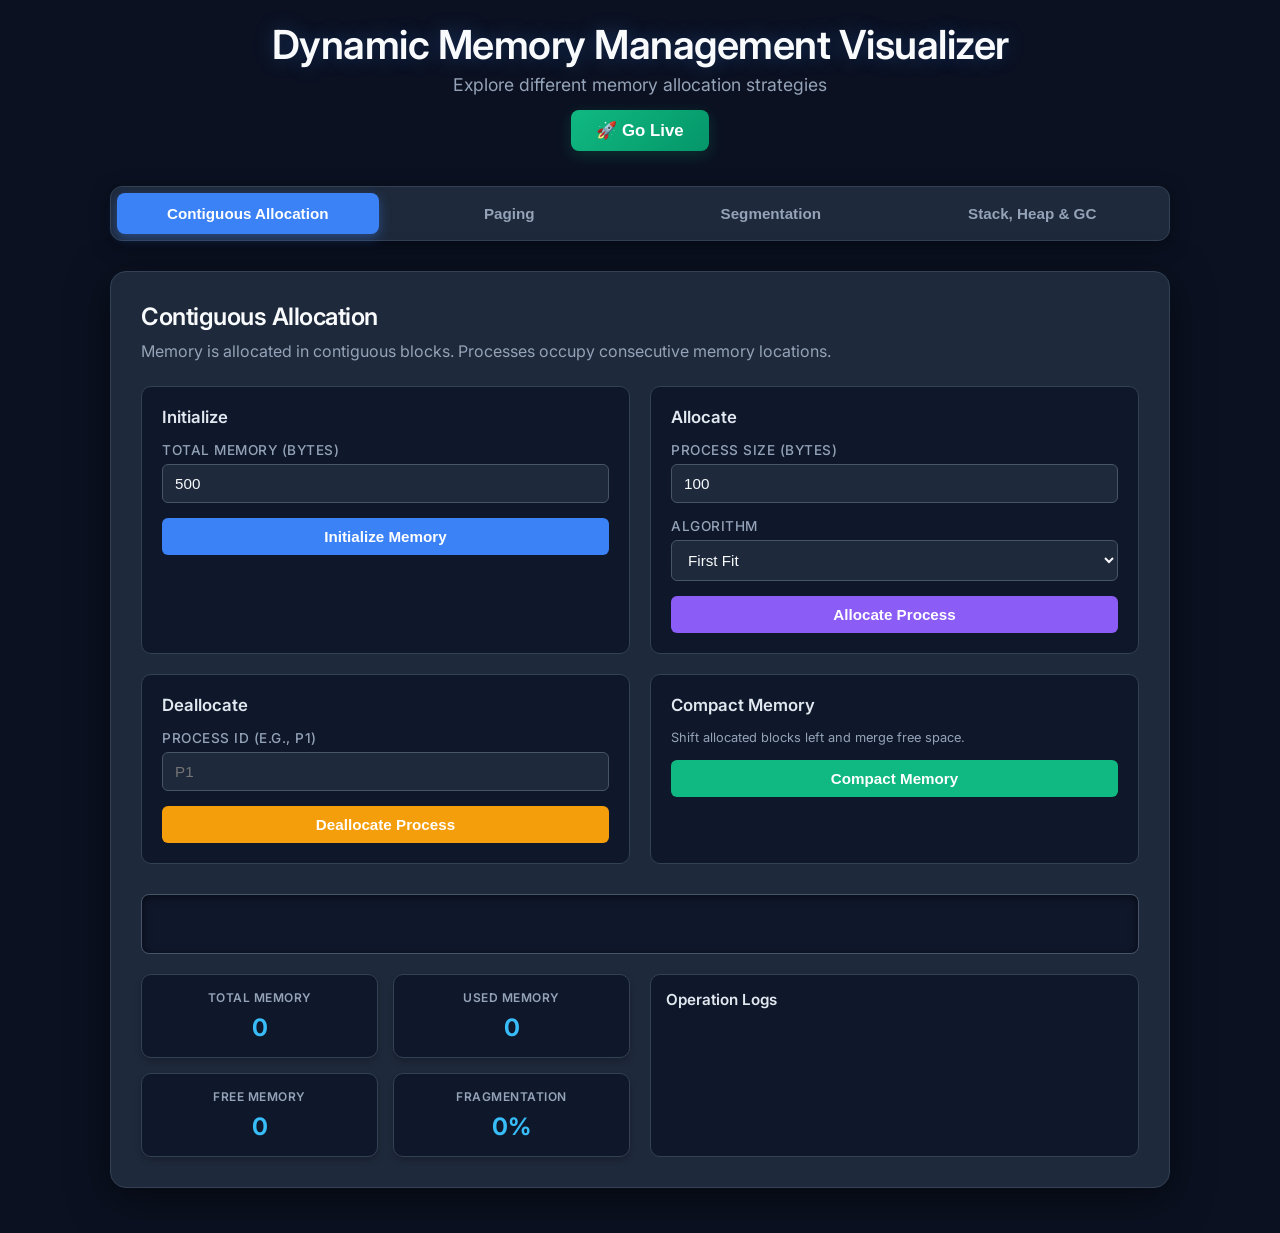
<file: main.html>
<!DOCTYPE html>
<html lang="en">
<head>
    <meta charset="UTF-8">
    <meta name="viewport" content="width=device-width, initial-scale=1.0">
    <title>Dynamic Memory Management Visualizer</title>
    <style>
        /* =========================================================
           DARK MODE DASHBOARD THEME
           ========================================================= */
        @import url('https://fonts.googleapis.com/css2?family=Inter:wght@300;400;500;600;700&display=swap');

        * { margin: 0; padding: 0; box-sizing: border-box; }
        
        body { 
            font-family: 'Inter', 'Segoe UI', Tahoma, Geneva, Verdana, sans-serif; 
            background-color: #0b1121; /* Deep navy background from reference */
            min-height: 100vh; 
            color: #e2e8f0; /* Light slate text */
        }
        
        .container { max-width: 1100px; margin: 0 auto; padding: 20px; }
        
        /* Scrollbar Styling for a pro feel */
        ::-webkit-scrollbar { width: 8px; height: 8px; }
        ::-webkit-scrollbar-track { background: #0f172a; }
        ::-webkit-scrollbar-thumb { background: #334155; border-radius: 4px; }
        ::-webkit-scrollbar-thumb:hover { background: #475569; }
        
        /* Header */
        header { text-align: center; margin-bottom: 35px; }
        h1 { color: #f8fafc; font-size: 2.5rem; font-weight: 600; letter-spacing: -0.5px; margin-bottom: 5px; text-shadow: 0 0 20px rgba(59, 130, 246, 0.3); }
        .subtitle { color: #94a3b8; font-size: 1.1rem; font-weight: 400; }
        
        /* Navigation Tabs */
        .nav-tabs { display: flex; justify-content: center; margin-bottom: 30px; background: #1e293b; border: 1px solid #334155; border-radius: 12px; padding: 6px; box-shadow: 0 4px 20px rgba(0,0,0,0.4); }
        .nav-tab { flex: 1; padding: 12px 20px; text-align: center; background: transparent; border: none; color: #94a3b8; font-size: 0.95rem; font-weight: 600; cursor: pointer; border-radius: 8px; transition: all 0.3s ease; }
        .nav-tab:hover { color: #f8fafc; background: rgba(255,255,255,0.05); }
        .nav-tab.active { background: #3b82f6; color: #ffffff; box-shadow: 0 4px 12px rgba(59, 130, 246, 0.4); }
        
        /* Content Sections & Cards */
        .content-section { display: none; background: #1e293b; border: 1px solid #334155; border-radius: 16px; padding: 30px; box-shadow: 0 10px 40px rgba(0,0,0,0.5); min-height: 400px; margin-bottom: 25px; }
        .content-section.active { display: block; animation: fadeIn 0.4s ease; }
        .card { background: #1e293b; border: 1px solid #334155; border-radius: 12px; padding: 20px; margin-bottom: 20px; box-shadow: 0 4px 15px rgba(0,0,0,0.2); }
        
        @keyframes fadeIn { from { opacity: 0; transform: translateY(10px); } to { opacity: 1; transform: translateY(0); } }
        
        /* Typography */
        h2 { margin-bottom: 10px; color: #f8fafc; font-weight: 600; letter-spacing: -0.5px; }
        .section-description { color: #94a3b8; margin-bottom: 25px; }
        h3 { margin: 0 0 15px 0; font-size: 1.05rem; color: #e2e8f0; font-weight: 600; }
        
        /* Inputs & Controls */
        .contiguous-controls { display: grid; grid-template-columns: 1fr 1fr; grid-template-rows: auto auto; gap: 20px; margin-bottom: 30px; }
        .control-group { background: #0f172a; border-radius: 10px; padding: 20px; border: 1px solid #334155; }
        label { display: block; margin-bottom: 6px; font-weight: 500; color: #94a3b8; font-size: 0.85rem; text-transform: uppercase; letter-spacing: 0.5px; }
        
        input, select { width: 100%; padding: 10px 12px; background: #1e293b; border: 1px solid #475569; border-radius: 6px; font-size: 0.95rem; color: #f8fafc; transition: all 0.2s; margin-bottom: 15px; }
        input:focus, select:focus { outline: none; border-color: #3b82f6; box-shadow: 0 0 0 3px rgba(59, 130, 246, 0.2); }
        
        /* Buttons */
        button { background: #3b82f6; color: white; border: none; cursor: pointer; font-weight: 600; border-radius: 6px; padding: 10px; transition: all 0.2s ease; width: 100%; font-size: 0.95rem;}
        button:hover { background: #2563eb; transform: translateY(-1px); box-shadow: 0 4px 12px rgba(59, 130, 246, 0.3); }
        button:active { transform: translateY(0); }
        
        /* Go Live Button */
        .live-btn { background: linear-gradient(135deg, #10b981, #059669); border-radius: 8px; }
        .live-btn:hover { box-shadow: 0 4px 15px rgba(16, 185, 129, 0.4); }
        
        /* Memory Bar (Contiguous) */
        #memory-bar { display: flex; height: 60px; border: 1px solid #475569; border-radius: 8px; margin-bottom: 20px; background: #0f172a; overflow: hidden; box-shadow: inset 0 2px 10px rgba(0,0,0,0.5); }
        .memory-block { display: flex; align-items: center; justify-content: center; color: white; font-weight: 600; font-size: 11px; text-align: center; transition: all 0.3s ease; border-right: 1px solid rgba(0,0,0,0.3); }
        .memory-block:hover { filter: brightness(1.2); cursor: default; }

        /* Stats & Logs */
        .stats-logs-container { display: grid; grid-template-columns: 1fr 1fr; gap: 20px; }
        .stats-container { display: grid; grid-template-columns: 1fr 1fr; gap: 15px; }
        .stat-card { background: #0f172a; border: 1px solid #334155; border-radius: 10px; padding: 15px; text-align: center; box-shadow: 0 4px 6px rgba(0,0,0,0.2); }
        .stat-label { font-size: 0.75rem; color: #94a3b8; font-weight: 600; text-transform: uppercase; margin-bottom: 8px; letter-spacing: 0.5px;}
        .stat-value { font-size: 1.5rem; color: #38bdf8; font-weight: 700; }
        
        .logs-container { background: #0f172a; border: 1px solid #334155; border-radius: 10px; padding: 15px; max-height: 200px; overflow-y: auto; }
        .logs-title { font-weight: 600; margin-bottom: 12px; color: #e2e8f0; font-size: 0.95rem; }
        .log-entry { font-size: 0.85rem; color: #cbd5e1; padding: 6px 0; border-bottom: 1px solid #1e293b; }
        .log-entry:last-child { border-bottom: none; }
        
        /* Paging Specifics */
        .paging-controls { display: grid; grid-template-columns: repeat(3, 1fr); gap: 20px; margin-bottom: 30px; }
        .mode-selector { display: flex; gap: 10px; margin-bottom: 15px; }
        .mode-btn { background: #1e293b; border: 1px solid #475569; color: #94a3b8; }
        .mode-btn.active { background: #3b82f6; border-color: #3b82f6; color: white; }
        
        .paging-visualization { display: flex; justify-content: center; margin-bottom: 25px; gap: 8px;}
        .frame-box { width: 60px; height: 60px; border: 2px solid #475569; border-radius: 8px; display: flex; align-items: center; justify-content: center; font-weight: bold; font-size: 18px; background: #0f172a; color: #f8fafc; transition: all 0.3s cubic-bezier(0.4, 0, 0.2, 1); box-shadow: 0 4px 6px rgba(0,0,0,0.3); }
        .frame-box.hit { background: rgba(16, 185, 129, 0.15); border-color: #10b981; color: #10b981; box-shadow: 0 0 15px rgba(16, 185, 129, 0.3); }
        .frame-box.fault { background: rgba(239, 68, 68, 0.15); border-color: #ef4444; color: #ef4444; box-shadow: 0 0 15px rgba(239, 68, 68, 0.3); }
        .frame-box.update { transform: scale(1.15); }
        
        .paging-stats { display: flex; justify-content: center; gap: 50px; margin-bottom: 20px; background: #0f172a; padding: 20px; border-radius: 10px; border: 1px solid #334155;}
        .stat-item { text-align: center; }
        
        .paging-algorithm { text-align: center; margin-bottom: 10px; padding: 8px; border-radius: 6px; background: rgba(59, 130, 246, 0.1); color: #60a5fa; font-weight: 600; font-size: 0.9rem; border: 1px solid rgba(59, 130, 246, 0.2); }
        .paging-note { text-align: center; margin-bottom: 10px; padding: 6px; border-radius: 6px; background: rgba(245, 158, 11, 0.1); color: #fbbf24; font-size: 0.85rem; border: 1px solid rgba(245, 158, 11, 0.2); }
        
        /* Tables (Paging & Segmentation) */
        .paging-table-container, .page-table-container, .segment-table-container { overflow-x: auto; border-radius: 10px; border: 1px solid #334155; }
        table { width: 100%; border-collapse: collapse; font-size: 0.9rem; background: #0f172a; text-align: center;}
        th, td { padding: 12px 10px; border-bottom: 1px solid #1e293b; border-right: 1px solid #1e293b; }
        th { background: #1e293b; font-weight: 600; color: #cbd5e1; text-transform: uppercase; font-size: 0.8rem; letter-spacing: 0.5px;}
        td { color: #94a3b8; }
        
        .paging-table .fault { background: rgba(239, 68, 68, 0.1); color: #f87171; font-weight: 600; }
        .paging-table .hit { background: rgba(16, 185, 129, 0.1); color: #34d399; font-weight: 600; }
        .paging-table tr.new-row { background: rgba(59, 130, 246, 0.05); }
        .disk-access { background: rgba(245, 158, 11, 0.05) !important; border-left: 3px solid #f59e0b; }
        .disk-access::after { content: " 💾 Disk Access"; font-size: 11px; color: #fbbf24; font-weight: normal; margin-left: 5px; }
        .flash { animation: flashRed 0.4s; }
        @keyframes flashRed { 0% { background: rgba(239, 68, 68, 0.2); } 100% { background: transparent; } }

        /* Memory Sequences */
        .memory-section { background: #0f172a; border-radius: 10px; padding: 20px; margin-bottom: 20px; border: 1px solid #334155; }
        .memory-section h4 { color: #e2e8f0; font-size: 1rem; margin-bottom: 15px;}
        .memory-sequence { display: flex; flex-wrap: wrap; gap: 10px; min-height: 50px; }
        .memory-page { width: 40px; height: 40px; border: 1px solid #3b82f6; border-radius: 6px; display: flex; align-items: center; justify-content: center; font-weight: bold; font-size: 14px; background: rgba(59, 130, 246, 0.1); color: #60a5fa; }
        .memory-frame { width: 45px; height: 45px; border: 1px solid #475569; border-radius: 8px; display: flex; align-items: center; justify-content: center; font-weight: bold; font-size: 15px; background: #1e293b; color: #f8fafc; }
        
        .page-table .page-number { color: #60a5fa; font-weight: 600;}
        .page-table .frame-index { color: #34d399; font-weight: 600;}
        
        /* Segmentation Specifics */
        .segmentation-controls { display: grid; grid-template-columns: 1fr 1fr; gap: 20px; margin-bottom: 30px; }
        .segment-input-group { display: flex; gap: 10px; align-items: center; margin-bottom: 10px;}
        .segment-input-group label { margin-bottom: 0; min-width: 130px; }
        
        .segment-visualization { display: flex; margin-bottom: 20px; border: 1px solid #475569; border-radius: 8px; background: #0f172a; min-height: 80px; overflow: hidden; box-shadow: inset 0 2px 10px rgba(0,0,0,0.5);}
        .segment-block { display: flex; align-items: center; justify-content: center; color: white; font-weight: 600; font-size: 12px; position: relative; border-right: 1px solid rgba(0,0,0,0.2);}
        .segment-block::after { content: attr(data-info); position: absolute; bottom: 4px; left: 50%; transform: translateX(-50%); font-size: 9px; font-weight: 400; opacity: 0.8;}
        
        /* Result Boxes */
        .result-box { margin-top: 15px; padding: 15px; border-radius: 8px; font-weight: 500; font-size: 0.95rem; display: none; border: 1px solid transparent; }
        .result-box.success { background: rgba(16, 185, 129, 0.1); color: #34d399; border-color: rgba(16, 185, 129, 0.3); }
        .result-box.error { background: rgba(239, 68, 68, 0.1); color: #f87171; border-color: rgba(239, 68, 68, 0.3); }
        
        /* Toasts */
        .toast { position: fixed; top: 20px; right: 20px; background: #1e293b; color: white; padding: 15px 25px; border-radius: 8px; z-index: 1000; font-size: 0.95rem; font-weight: 500; box-shadow: 0 10px 25px rgba(0,0,0,0.5); border-left: 4px solid transparent; transition: all 0.3s cubic-bezier(0.4, 0, 0.2, 1); }
        .toast.hidden { transform: translateX(120%); opacity: 0; }
        .toast.success { border-left-color: #10b981; }
        .toast.error { border-left-color: #ef4444; }
        .toast.info { border-left-color: #3b82f6; }

        /* ========================================= */
        /* STACK, HEAP & GC STYLES (Modernized)      */
        /* ========================================= */
        .memory-split { display: flex; gap: 25px; margin-top: 20px; }
        .memory-col { flex: 1; background: #0f172a; border-radius: 12px; padding: 25px; border: 1px solid #334155; box-shadow: inset 0 2px 10px rgba(0,0,0,0.2);}
        
        /* The Stack Tube */
        .stack-container { width: 85%; margin: 0 auto; min-height: 300px; border-left: 3px solid #475569; border-right: 3px solid #475569; border-bottom: 3px solid #475569; border-radius: 0 0 12px 12px; display: flex; flex-direction: column-reverse; padding: 15px; gap: 10px; background: #1e293b; box-shadow: inset 0 -10px 20px rgba(0,0,0,0.3); }
        .stack-frame { background: rgba(59, 130, 246, 0.1); border: 1px solid #3b82f6; padding: 12px; text-align: center; font-weight: 600; color: #93c5fd; border-radius: 8px; animation: dropIn 0.3s cubic-bezier(0.175, 0.885, 0.32, 1.275); box-shadow: 0 4px 6px rgba(0,0,0,0.2);}
        
        /* The Heap Grid */
        .heap-container { display: flex; flex-wrap: wrap; gap: 15px; min-height: 300px; align-content: flex-start; padding: 20px; background: #1e293b; border: 2px dashed #475569; border-radius: 12px; box-shadow: inset 0 0 20px rgba(0,0,0,0.2);}
        .heap-object { width: calc(33.333% - 10px); height: 75px; background: rgba(236, 72, 153, 0.1); border: 1px solid #ec4899; border-radius: 10px; display: flex; align-items: center; justify-content: center; font-size: 0.95rem; font-weight: 700; color: #f472b6; text-align: center; flex-direction: column; transition: all 0.4s ease; animation: popIn 0.3s cubic-bezier(0.175, 0.885, 0.32, 1.275); box-shadow: 0 4px 6px rgba(0,0,0,0.2);}
        .heap-object span { font-size: 0.7rem; font-weight: 500; color: #94a3b8; margin-top: 4px; }
        
        /* GC Animations */
        .heap-object.orphaned { background: rgba(239, 68, 68, 0.15); border-color: #ef4444; color: #f87171; box-shadow: 0 0 15px rgba(239, 68, 68, 0.4); transform: scale(0.95);}
        .heap-object.safe { background: rgba(16, 185, 129, 0.15); border-color: #10b981; color: #6ee7b7; box-shadow: 0 0 15px rgba(16, 185, 129, 0.3); }
        
        @keyframes dropIn { from { opacity: 0; transform: translateY(-40px); } to { opacity: 1; transform: translateY(0); } }
        @keyframes popIn { from { opacity: 0; transform: scale(0.3); } to { opacity: 1; transform: scale(1); } }
    </style>
</head>
<body>
    <div class="container">
        <div id="toast" class="toast hidden"></div>
        <header style="display: flex; flex-direction: column; align-items: center; gap: 15px; margin-bottom: 35px;">
            <div style="text-align: center;">
                <h1 style="margin-bottom: 5px;">Dynamic Memory Management Visualizer</h1>
                <p class="subtitle">Explore different memory allocation strategies</p>
            </div>
            <button onclick="goLive()" class="live-btn" style="padding: 10px 25px; font-size: 1.05rem; width: auto; box-shadow: 0 4px 15px rgba(16, 185, 129, 0.2);">🚀 Go Live</button>
        </header>
        
        <nav class="nav-tabs">
            <button class="nav-tab active" data-section="contiguous">Contiguous Allocation</button>
            <button class="nav-tab" data-section="paging">Paging</button>
            <button class="nav-tab" data-section="segmentation">Segmentation</button>
            <button class="nav-tab" data-section="stackheap">Stack, Heap & GC</button>
        </nav>
        
        <div id="contiguous-section" class="content-section active">
            <div class="section-header">
                <h2 class="section-title">Contiguous Allocation</h2>
                <p class="section-description">Memory is allocated in contiguous blocks. Processes occupy consecutive memory locations.</p>
            </div>
            
            <div class="contiguous-controls">
                <div class="control-group">
                    <h3>Initialize</h3>
                    <label for="total-memory">Total Memory (bytes)</label>
                    <input id="total-memory" type="number" min="1" value="500" />
                    <button id="initialize-btn">Initialize Memory</button>
                </div>
                
                <div class="control-group">
                    <h3>Allocate</h3>
                    <label for="process-size">Process Size (bytes)</label>
                    <input id="process-size" type="number" min="1" value="100" />
                    <label for="algorithm">Algorithm</label>
                    <select id="algorithm">
                        <option value="first_fit">First Fit</option>
                        <option value="best_fit">Best Fit</option>
                        <option value="worst_fit">Worst Fit</option>
                    </select>
                    <button id="allocate-btn" style="background: #8b5cf6;">Allocate Process</button>
                </div>
                
                <div class="control-group">
                    <h3>Deallocate</h3>
                    <label for="process-id">Process ID (e.g., P1)</label>
                    <input id="process-id" type="text" placeholder="P1" />
                    <button id="deallocate-btn" style="background: #f59e0b;">Deallocate Process</button>
                </div>
                
                <div class="control-group">
                    <h3>Compact Memory</h3>
                    <p style="font-size: 0.8rem; color: #94a3b8; margin-bottom: 15px;">Shift allocated blocks left and merge free space.</p>
                    <button id="compact-btn" style="background: #10b981;">Compact Memory</button>
                </div>
            </div>
            
            <div id="memory-bar"></div>
            
            <div class="stats-logs-container">
                <div class="stats-container">
                    <div class="stat-card">
                        <div class="stat-label">Total Memory</div>
                        <div class="stat-value" id="stat-total">0</div>
                    </div>
                    <div class="stat-card">
                        <div class="stat-label">Used Memory</div>
                        <div class="stat-value" id="stat-used">0</div>
                    </div>
                    <div class="stat-card">
                        <div class="stat-label">Free Memory</div>
                        <div class="stat-value" id="stat-free">0</div>
                    </div>
                    <div class="stat-card">
                        <div class="stat-label">Fragmentation</div>
                        <div class="stat-value" id="stat-frag">0%</div>
                    </div>
                </div>
                
                <div class="logs-container">
                    <div class="logs-title">Operation Logs</div>
                    <div id="logs-list"></div>
                </div>
            </div>
        </div>
        
        <div id="paging-section" class="content-section">
            <div class="section-header">
                <h2 class="section-title">Paging</h2>
                <p class="section-description">Memory is divided into fixed-size pages. Processes can be allocated non-contiguously.</p>
            </div>
            
            <div class="card">
                <div class="paging-controls">
                    <div class="control-group">
                        <h3>Initialize</h3>
                        <label for="frame-size">Frame Size</label>
                        <input id="frame-size" type="number" min="1" value="4" />
                        <button id="init-paging-btn">Initialize Paging</button>
                    </div>
                    
                    <div class="control-group">
                        <h3>Mode</h3>
                        <div class="mode-selector">
                            <button id="manual-mode-btn" class="mode-btn active">Manual Mode</button>
                            <button id="batch-mode-btn" class="mode-btn">Batch Mode</button>
                        </div>
                        <label for="replacement-algorithm">Algorithm</label>
                        <select id="replacement-algorithm">
                            <option value="fifo">FIFO</option>
                            <option value="lru">LRU</option>
                            <option value="optimal">OPTIMAL</option>
                        </select>
                        <div id="manual-controls">
                            <label for="page-number">Page Number</label>
                            <input id="page-number" type="number" min="0" value="0" />
                            <button id="add-page-btn" style="background: #8b5cf6;">Add Page</button>
                        </div>
                    </div>

                    <div id="batch-section">
                        <div class="control-group">
                            <h3>Batch Sequence</h3>
                            <label for="reference-string">Reference String (comma-separated)</label>
                            <input id="reference-string" type="text" value="1,2,3,4,5,5,6" placeholder="e.g. 1,2,3,4,5,5,6" />
                            <div style="display: flex; gap: 10px; flex-wrap: wrap;">
                                <button id="run-sequence-btn" style="background: #8b5cf6; flex:1;">Run Sequence</button>
                                <button id="load-example-btn" type="button" style="background: #334155; flex:1;">Load Example</button>
                            </div>
                        </div>
                    </div>
                </div>
            </div>
            
            <div class="card">
                <div class="paging-visualization" id="frames-display">
                    </div>
                
                <div class="page-table-container">
                    <h4 style="text-align: center; margin-bottom: 15px; color: #f8fafc;">Page Table</h4>
                    <table class="page-table">
                        <thead>
                            <tr>
                                <th>Page Number</th>
                                <th>Frame Index</th>
                            </tr>
                        </thead>
                        <tbody id="page-table-body">
                            </tbody>
                    </table>
                </div>
                
                <div class="paging-algorithm" id="paging-algorithm" style="margin-top:20px;">Using Algorithm: FIFO</div>
                <div class="paging-note" id="paging-note" style="display: none;">Optimal gives minimum possible page faults</div>
                
                <div class="memory-display">
                    <div class="memory-section">
                        <h4>Virtual Memory (Page Sequence)</h4>
                        <div class="memory-sequence" id="virtual-memory">
                            </div>
                    </div>
                    
                    <div class="memory-section">
                        <h4>Physical Memory (Frames)</h4>
                        <div class="memory-sequence" id="physical-memory">
                            </div>
                    </div>
                    
                    <div class="memory-section">
                        <h4>Disk (Swap Space)</h4>
                        <div class="memory-sequence" id="disk-pages">
                            </div>
                    </div>
                </div>
            </div>
            
            <div class="card">
                <div class="paging-table-container">
                    <table class="paging-table" id="paging-table">
                        <thead>
                            <tr>
                                <th>Step</th>
                                <th>Page</th>
                                <th id="frames-header">Frames</th>
                                <th>Result</th>
                            </tr>
                        </thead>
                        <tbody id="paging-table-body">
                            </tbody>
                    </table>
                </div>
                
                <div class="paging-stats" style="margin-top: 20px;">
                    <div class="stat-item">
                        <div class="stat-label" style="font-size: 0.75rem; color:#94a3b8; text-transform:uppercase;">Total Hits</div>
                        <div class="stat-value" id="hit-count" style="color:#10b981;">0</div>
                    </div>
                    <div class="stat-item">
                        <div class="stat-label" style="font-size: 0.75rem; color:#94a3b8; text-transform:uppercase;">Total Faults</div>
                        <div class="stat-value" id="fault-count" style="color:#ef4444;">0</div>
                    </div>
                    <div class="stat-item">
                        <div class="stat-label" style="font-size: 0.75rem; color:#94a3b8; text-transform:uppercase;">Hit Rate</div>
                        <div class="stat-value" id="hit-rate" style="color:#38bdf8;">0%</div>
                    </div>
                </div>
            </div>
        </div>
        
        <div id="segmentation-section" class="content-section">
            <div class="section-header">
                <h2 class="section-title">Segmentation</h2>
                <p class="section-description">Memory is divided into logical segments. Each segment represents a logical unit of the process.</p>
            </div>
            
            <div class="segmentation-controls">
                <div class="control-group">
                    <h3>Create Segments</h3>
                    <label for="num-segments">Number of Segments</label>
                    <input id="num-segments" type="number" min="1" max="10" value="3" />
                    <div class="segment-inputs" id="segment-inputs">
                        </div>
                    <button id="create-segments-btn" style="background:#10b981; margin-top:10px;">Create Segments</button>
                </div>
                
                <div class="control-group">
                    <h3>Address Translation</h3>
                    <label for="segment-number">Segment Number</label>
                    <input id="segment-number" type="number" min="0" value="0" />
                    <label for="offset">Offset</label>
                    <input id="offset" type="number" min="0" value="0" />
                    <button id="translate-btn" style="background:#8b5cf6;">Translate Address</button>
                    <div id="segmentation-result" class="result-box"></div>
                </div>
            </div>
            
            <div class="segment-table-container">
                <table class="segment-table">
                    <thead>
                        <tr>
                            <th>Segment ID</th>
                            <th>Base Address</th>
                            <th>Limit</th>
                        </tr>
                    </thead>
                    <tbody id="segment-table-body">
                        </tbody>
                </table>
            </div>
            
            <div class="segment-visualization" id="segment-visualization" style="margin-top:20px;">
                </div>
        </div>

        <div id="stackheap-section" class="content-section">
            <div class="section-header">
                <h2 class="section-title">Program Memory (Stack & Heap)</h2>
                <p class="section-description">Visualize how a program uses RAM locally. Simulate Memory Leaks and the Mark & Sweep Garbage Collection algorithm.</p>
            </div>
            
            <div class="contiguous-controls" style="grid-template-columns: 1fr 1fr 1fr;">
                <div class="control-group">
                    <h3>Stack Operations (LIFO)</h3>
                    <button id="btn-call-func" style="margin-bottom: 10px;">Push Function (Call)</button>
                    <button id="btn-pop-func" style="background: #f59e0b; color:#fff;">Pop Function (Return)</button>
                </div>
                <div class="control-group">
                    <h3>Heap Operations</h3>
                    <button id="btn-alloc-obj" style="background: #ec4899; height: 130px;">Allocate Object (malloc/new)</button>
                </div>
                <div class="control-group" style="background: rgba(16, 185, 129, 0.05); border-color: rgba(16, 185, 129, 0.2);">
                    <h3 style="color: #34d399;">Garbage Collection</h3>
                    <p style="font-size: 0.75rem; margin-bottom: 15px; color:#94a3b8;">Finds & deletes orphaned Heap objects.</p>
                    <button id="btn-run-gc" style="background: #10b981;">Run GC (Mark & Sweep)</button>
                </div>
            </div>

            <div class="memory-split">
                <div class="memory-col">
                    <h3>The Stack (Static / Local)</h3>
                    <div class="stack-container" id="visual-stack">
                        </div>
                </div>
                <div class="memory-col">
                    <h3>The Heap (Dynamic / Objects)</h3>
                    <div class="heap-container" id="visual-heap">
                        </div>
                </div>
            </div>
        </div>

    </div>

    <script>
        // Go Live function
        function goLive() {
            window.location.href = "/live";
        }

        // Navigation functionality
        document.addEventListener('DOMContentLoaded', function() {
            const navTabs = document.querySelectorAll('.nav-tab');
            const sections = document.querySelectorAll('.content-section');
            
            navTabs.forEach(tab => {
                tab.addEventListener('click', function() {
                    const targetSection = this.getAttribute('data-section');
                    
                    // Remove active class from all tabs
                    navTabs.forEach(t => t.classList.remove('active'));
                    
                    // Add active class to clicked tab
                    this.classList.add('active');
                    
                    // Hide all sections
                    sections.forEach(section => section.classList.remove('active'));
                    
                    // Show target section
                    document.getElementById(targetSection + '-section').classList.add('active');
                });
            });
        });
        
        // Contiguous Allocation functionality
        let currentMode = 'manual';
        const algoSelect = document.getElementById('replacement-algorithm');
        const defaultAlgorithmOptions = {
            manual: `
                <option value="FIFO">FIFO</option>
                <option value="LRU">LRU</option>
            `,
            batch: `
                <option value="FIFO">FIFO</option>
                <option value="LRU">LRU</option>
                <option value="OPTIMAL">OPTIMAL</option>
            `
        };

        function updateAlgorithmOptions(mode) {
            algoSelect.innerHTML = defaultAlgorithmOptions[mode] || defaultAlgorithmOptions.manual;
            algoSelect.value = 'FIFO';
        }
        
        // Toast notification function
        function showToast(message, type = 'info') {
            const toast = document.getElementById('toast');
            toast.innerText = message;
            toast.className = 'toast'; // Reset classes
            toast.classList.add(type);
            toast.classList.remove('hidden');
            
            setTimeout(() => {
                toast.classList.add('hidden');
            }, 3000);
        }

        let isInitialized = false;
        let isBatchMode = false;
        let pagingFrames = [];
        
        function displayMemoryBlocks(blocks, message = '') {
            let html = '';
            if (message) {
                html += `<strong style="color: #1976d2;">${message}</strong>`;
            }
            html += '<div style="margin-top: 12px;"><strong>Memory Blocks:</strong><br/>';
            blocks.forEach((block, idx) => {
                let status, color, bgColor;
                if (block.free) {
                    status = 'FREE';
                    color = '#155724';
                    bgColor = '#d4edda';
                } else {
                    status = `ALLOCATED (${block.process_id})`;
                    color = '#721c24';
                    bgColor = '#f8d7da';
                }
                html += `<div style="margin: 6px 0; padding: 8px; background: ${bgColor}; border-left: 4px solid ${color}; border-radius: 3px;">
                    <strong>Block ${idx}:</strong> start=${block.start}, size=${block.size}, <span style="color: ${color}; font-weight: bold;">${status}</span>
                </div>`;
            });
            html += '</div>';
            return html;
        }
        
        function renderMemoryBar(blocks) {
            const memoryBarEl = document.getElementById('memory-bar');
            memoryBarEl.innerHTML = '';
            
            if (blocks.length === 0) {
                memoryBarEl.innerHTML = '<div style="width: 100%; display: flex; align-items: center; justify-content: center; color: #64748b;">No memory initialized</div>';
                return;
            }
            
            const totalMemory = blocks.reduce((sum, block) => sum + block.size, 0);
            
            blocks.forEach(block => {
                const blockEl = document.createElement('div');
                blockEl.className = 'memory-block';
                
                const percentWidth = (block.size / totalMemory) * 100;
                blockEl.style.width = percentWidth + '%';
                
                if (block.free) {
                    blockEl.style.backgroundColor = '#10b981';
                } else {
                    blockEl.style.backgroundColor = '#ef4444';
                }
                
                const label = block.free ? `Free\n${block.size}B` : `${block.process_id}\n${block.size}B`;
                blockEl.textContent = label;
                
                memoryBarEl.appendChild(blockEl);
            });
        }
        
        async function updateStats() {
            try {
                const resp = await fetch('http://127.0.0.1:5000/stats');
                const data = await resp.json();
                
                document.getElementById('stat-total').textContent = data.total_memory + ' B';
                document.getElementById('stat-used').textContent = data.used_memory + ' B';
                document.getElementById('stat-free').textContent = data.free_memory + ' B';
                document.getElementById('stat-frag').textContent = data.fragmentation + '%';
            } catch (error) {
                console.error('Error fetching stats:', error);
            }
        }
        
        async function updateLogs() {
            try {
                const resp = await fetch('http://127.0.0.1:5000/logs');
                const data = await resp.json();
                
                const logsList = document.getElementById('logs-list');
                logsList.innerHTML = '';
                
                if (data.logs.length === 0) {
                    logsList.innerHTML = '<div style="color: #64748b; font-size: 12px;">No logs yet</div>';
                    return;
                }
                
                data.logs.forEach(log => {
                    const logEl = document.createElement('div');
                    logEl.className = 'log-entry';
                    logEl.textContent = log;
                    logsList.appendChild(logEl);
                });
            } catch (error) {
                console.error('Error fetching logs:', error);
            }
        }
        
        document.getElementById('initialize-btn').addEventListener('click', async () => {
            const totalMemory = Number(document.getElementById('total-memory').value);
            if (!totalMemory || totalMemory <= 0) {
                showToast('Enter a positive total memory value.', 'error');
                return;
            }

            try {
                const resp = await fetch('http://127.0.0.1:5000/initialize', {
                    method: 'POST',
                    headers: { 'Content-Type': 'application/json' },
                    body: JSON.stringify({ total_memory: totalMemory }),
                });

                const data = await resp.json();
                if (!resp.ok) {
                    showToast(`Error ${resp.status}: ${data.error || JSON.stringify(data)}`, 'error');
                    return;
                }

                showToast('Memory initialized successfully!', 'success');
                renderMemoryBar(data.memory_blocks);
                updateStats();
                updateLogs();
            } catch (error) {
                showToast(`Network error: ${error.message}`, 'error');
            }
        });
        
        document.getElementById('allocate-btn').addEventListener('click', async () => {
            const processSize = Number(document.getElementById('process-size').value);
            const algorithm = document.getElementById('algorithm').value;
            
            if (!processSize || processSize <= 0) {
                showToast('Enter a positive process size.', 'error');
                return;
            }

            try {
                const resp = await fetch('http://127.0.0.1:5000/allocate', {
                    method: 'POST',
                    headers: { 'Content-Type': 'application/json' },
                    body: JSON.stringify({ size: processSize, algorithm: algorithm }),
                });

                const data = await resp.json();
                if (!resp.ok) {
                    showToast(`Allocation failed: ${data.message || JSON.stringify(data)}`, 'error');
                    return;
                }

                showToast(data.message, 'success');
                renderMemoryBar(data.memory_blocks);
                updateStats();
                updateLogs();
            } catch (error) {
                showToast(`Network error: ${error.message}`, 'error');
            }
        });
        
        document.getElementById('deallocate-btn').addEventListener('click', async () => {
            const processId = document.getElementById('process-id').value.trim();
            if (!processId) {
                showToast('Enter a process ID (e.g., P1).', 'error');
                return;
            }

            try {
                const resp = await fetch('http://127.0.0.1:5000/deallocate', {
                    method: 'POST',
                    headers: { 'Content-Type': 'application/json' },
                    body: JSON.stringify({ process_id: processId }),
                });

                const data = await resp.json();
                if (!resp.ok) {
                    showToast(`Deallocation failed: ${data.error || JSON.stringify(data)}`, 'error');
                    return;
                }

                showToast(data.message, 'success');
                renderMemoryBar(data.memory_blocks);
                updateStats();
                updateLogs();
            } catch (error) {
                showToast(`Network error: ${error.message}`, 'error');
            }
        });
        
        document.getElementById('compact-btn').addEventListener('click', async () => {
            try {
                const resp = await fetch('http://127.0.0.1:5000/compact', {
                    method: 'POST',
                    headers: { 'Content-Type': 'application/json' },
                });

                const data = await resp.json();
                if (!resp.ok) {
                    showToast(`Compaction failed: ${JSON.stringify(data)}`, 'error');
                    return;
                }

                showToast(data.message, 'success');
                renderMemoryBar(data.memory_blocks);
                updateStats();
                updateLogs();
            } catch (error) {
                showToast(`Network error: ${error.message}`, 'error');
            }
        });
        
        function renderFrames(frames, lastResult = null) {
            const framesDisplay = document.getElementById('frames-display');
            framesDisplay.innerHTML = '';
            
            if (!isInitialized) {
                if (!isBatchMode) {
                    framesDisplay.innerHTML = '<div style="color: #64748b;">No frames initialized</div>';
                }
                return;
            }
            
            if (frames.length === 0) {
                framesDisplay.innerHTML = '<div style="color: #64748b;">No frames loaded</div>';
                return;
            }
            
            frames.forEach((page, idx) => {
                const frameEl = document.createElement('div');
                frameEl.className = 'frame-box';
                frameEl.textContent = page !== null ? page : '';
                
                if (lastResult) {
                    if (lastResult.hit && frames.indexOf(lastResult.page) === idx) {
                        frameEl.classList.add('hit');
                    } else if (!lastResult.hit && frames.indexOf(lastResult.page) === idx) {
                        frameEl.classList.add('fault', 'update');
                        setTimeout(() => frameEl.classList.remove('update'), 300);
                    }
                }
                
                framesDisplay.appendChild(frameEl);
            });
            
            setTimeout(() => {
                document.querySelectorAll('.frame-box.hit, .frame-box.fault').forEach(el => {
                    el.classList.remove('hit', 'fault');
                });
            }, 1000);
        }
        
        function renderPageTable(frames) {
            const tableBody = document.getElementById('page-table-body');
            tableBody.innerHTML = '';
            
            if (!isInitialized) {
                if (!isBatchMode) {
                    tableBody.innerHTML = '<tr><td colspan="2" style="text-align: center; color: #64748b; padding: 20px;">No frames initialized</td></tr>';
                }
                return;
            }

            if (frames.length === 0) {
                tableBody.innerHTML = '<tr><td colspan="2" style="text-align: center; color: #64748b; padding: 20px;">No pages loaded in frames</td></tr>';
                return;
            }
            
            frames.forEach((page, frameIndex) => {
                if (page !== null && page !== undefined) {
                    const row = document.createElement('tr');
                    
                    const pageCell = document.createElement('td');
                    pageCell.className = 'page-number';
                    pageCell.textContent = page;
                    row.appendChild(pageCell);
                    
                    const frameCell = document.createElement('td');
                    frameCell.className = 'frame-index';
                    frameCell.textContent = frameIndex;
                    row.appendChild(frameCell);
                    
                    tableBody.appendChild(row);
                }
            });
            
            if (tableBody.children.length === 0) {
                tableBody.innerHTML = '<tr><td colspan="2" style="text-align: center; color: #64748b; padding: 20px;">No pages loaded in frames</td></tr>';
            }
        }
        
        function renderPagingData(data, isBatch = false) {
            const tableBody = document.getElementById('paging-table-body');
            const virtualMemoryEl = document.getElementById('virtual-memory');
            const physicalMemoryEl = document.getElementById('physical-memory');
            const diskPagesEl = document.getElementById('disk-pages');
            const hitCountEl = document.getElementById('hit-count');
            const faultCountEl = document.getElementById('fault-count');
            const hitRateEl = document.getElementById('hit-rate');
            const framesHeader = document.getElementById('frames-header');

            tableBody.innerHTML = '';
            virtualMemoryEl.innerHTML = '';
            physicalMemoryEl.innerHTML = '';
            diskPagesEl.innerHTML = '';

            if (!data || !data.history || data.history.length === 0) {
                tableBody.innerHTML = '<tr><td colspan="4" style="text-align: center; color: #64748b; padding: 40px;">No page requests yet. Initialize paging and add pages to see the table.</td></tr>';
                hitCountEl.textContent = '0';
                faultCountEl.textContent = '0';
                hitRateEl.textContent = '0%';
                framesHeader.textContent = 'Frames';
                return;
            }

            const totalRequests = data.history.length;
            const totalFaults = data.history.filter(entry => entry.status === 'FAULT').length;
            const totalHits = totalRequests - totalFaults;
            const hitRate = totalRequests > 0 ? Math.round((totalHits / totalRequests) * 100) : 0;

            hitCountEl.textContent = totalHits;
            faultCountEl.textContent = totalFaults;
            hitRateEl.textContent = hitRate + '%';

            const pageSequence = data.sequence || data.history.map(entry => entry.page);
            const uniquePages = [...new Set(pageSequence)];
            const currentFrames = data.frames || data.history[data.history.length - 1].frames || [];
            const maxFrames = Math.max(...data.history.map(entry => entry.frames.length));
            framesHeader.textContent = `Frames (${maxFrames})`;

            pageSequence.forEach(page => {
                const pageEl = document.createElement('div');
                pageEl.className = 'memory-page';
                pageEl.textContent = page;
                virtualMemoryEl.appendChild(pageEl);
            });

            currentFrames.forEach(framePage => {
                const frameEl = document.createElement('div');
                frameEl.className = 'memory-frame';
                frameEl.textContent = framePage !== null && framePage !== undefined ? framePage : '';
                physicalMemoryEl.appendChild(frameEl);
            });

            const pagesInFrames = currentFrames.filter(page => page !== null && page !== undefined);
            const pagesOnDisk = uniquePages.filter(page => !pagesInFrames.includes(page));

            if (pagesOnDisk.length === 0) {
                diskPagesEl.innerHTML = '<div style="color: #64748b; font-style: italic;">All pages in memory</div>';
            } else {
                pagesOnDisk.forEach(page => {
                    const diskPageEl = document.createElement('div');
                    diskPageEl.className = 'memory-page';
                    diskPageEl.style.background = 'rgba(239, 68, 68, 0.1)';
                    diskPageEl.style.borderColor = '#ef4444';
                    diskPageEl.style.color = '#f87171';
                    diskPageEl.textContent = page;
                    diskPagesEl.appendChild(diskPageEl);
                });
            }

            renderPageTable(currentFrames);

            if (isBatch) {
                data.history.forEach((entry, index) => {
                    setTimeout(() => {
                        const row = document.createElement('tr');
                        if (entry.status === 'FAULT') {
                            row.className = 'disk-access flash';
                        } else {
                            row.className = 'new-row';
                        }

                        const stepCell = document.createElement('td');
                        stepCell.textContent = index + 1;
                        row.appendChild(stepCell);

                        const pageCell = document.createElement('td');
                        pageCell.textContent = entry.page;
                        pageCell.style.fontWeight = 'bold';
                        row.appendChild(pageCell);

                        const framesCell = document.createElement('td');
                        const framesContainer = document.createElement('div');
                        framesContainer.style.display = 'flex';
                        framesContainer.style.justifyContent = 'center';
                        framesContainer.style.gap = '5px';

                        for (let i = 0; i < maxFrames; i++) {
                            const framePage = entry.frames[i];
                            const frameBox = document.createElement('span');
                            frameBox.style.display = 'inline-block';
                            frameBox.style.width = '30px';
                            frameBox.style.height = '30px';
                            frameBox.style.border = '1px solid #475569';
                            frameBox.style.borderRadius = '4px';
                            frameBox.style.textAlign = 'center';
                            frameBox.style.lineHeight = '30px';
                            frameBox.style.fontSize = '12px';
                            frameBox.style.background = framePage !== null && framePage !== undefined ? '#1e293b' : '#0f172a';
                            frameBox.textContent = framePage !== null && framePage !== undefined ? framePage : '-';
                            framesContainer.appendChild(frameBox);
                        }

                        framesCell.appendChild(framesContainer);
                        row.appendChild(framesCell);

                        const resultCell = document.createElement('td');
                        resultCell.textContent = entry.status;
                        resultCell.className = entry.status === 'FAULT' ? 'fault' : 'hit';
                        row.appendChild(resultCell);

                        tableBody.appendChild(row);

                        if (entry.status === 'FAULT') {
                            const frameBoxes = framesContainer.querySelectorAll('span');
                            frameBoxes.forEach(box => {
                                if (box.textContent !== '-' && box.textContent !== '') {
                                    box.classList.add('update');
                                    setTimeout(() => box.classList.remove('update'), 300);
                                }
                            });
                        }

                        setTimeout(() => {
                            row.classList.remove('new-row', 'flash');
                        }, 300);
                    }, index * 100);
                });
            } else {
                data.history.forEach((entry, index) => {
                    const row = document.createElement('tr');
                    if (entry.status === 'FAULT') {
                        row.className = 'disk-access';
                    }

                    const stepCell = document.createElement('td');
                    stepCell.textContent = index + 1;
                    row.appendChild(stepCell);

                    const pageCell = document.createElement('td');
                    pageCell.textContent = entry.page;
                    pageCell.style.fontWeight = 'bold';
                    row.appendChild(pageCell);

                    const framesCell = document.createElement('td');
                    const framesContainer = document.createElement('div');
                    framesContainer.style.display = 'flex';
                    framesContainer.style.justifyContent = 'center';
                    framesContainer.style.gap = '5px';

                    for (let i = 0; i < maxFrames; i++) {
                        const framePage = entry.frames[i];
                        const frameBox = document.createElement('span');
                        frameBox.style.display = 'inline-block';
                        frameBox.style.width = '30px';
                        frameBox.style.height = '30px';
                        frameBox.style.border = '1px solid #475569';
                        frameBox.style.borderRadius = '4px';
                        frameBox.style.textAlign = 'center';
                        frameBox.style.lineHeight = '30px';
                        frameBox.style.fontSize = '12px';
                        frameBox.style.background = framePage !== null && framePage !== undefined ? '#1e293b' : '#0f172a';
                        frameBox.textContent = framePage !== null && framePage !== undefined ? framePage : '-';
                        framesContainer.appendChild(frameBox);
                    }

                    framesCell.appendChild(framesContainer);
                    row.appendChild(framesCell);

                    const resultCell = document.createElement('td');
                    resultCell.textContent = entry.status;
                    resultCell.className = entry.status === 'FAULT' ? 'fault' : 'hit';
                    row.appendChild(resultCell);

                    tableBody.appendChild(row);
                });
            }
        }

        async function renderPagingTable() {
            try {
                const resp = await fetch('http://127.0.0.1:5000/paging/history');
                const data = await resp.json();
                renderPagingData(data, false);
            } catch (error) {
                console.error('Error fetching paging history:', error);
            }
        }
        
        async function updatePagingStats() {
            try {
                const resp = await fetch('http://127.0.0.1:5000/paging/state');
                const data = await resp.json();
                
                renderFrames(data.frames, data.last_result);
                renderPageTable(data.frames);
                renderPagingTable();
                
                if (data.last_result) {
                    const message = data.last_result.hit ? 
                        `Page ${data.last_result.page} - HIT!` : 
                        `Page ${data.last_result.page} - FAULT! Page loaded from Disk. ${data.last_result.replaced !== null ? `Replaced ${data.last_result.replaced}` : 'Added to empty frame'}`;
                    showToast(message, data.last_result.hit ? 'success' : 'error');
                }
            } catch (error) {
                console.error('Error fetching paging state:', error);
            }
        }
        
        document.getElementById('init-paging-btn').addEventListener('click', async () => {
            const frameSize = Number(document.getElementById('frame-size').value);
            if (!frameSize || frameSize <= 0) {
                showToast('Enter a positive frame size.', 'error');
                return;
            }
            
            try {
                const resp = await fetch('http://127.0.0.1:5000/paging/init', {
                    method: 'POST',
                    headers: { 'Content-Type': 'application/json' },
                    body: JSON.stringify({ frame_size: frameSize }),
                });
                
                const data = await resp.json();
                if (!resp.ok) {
                    showToast(`Error ${resp.status}: ${data.error || JSON.stringify(data)}`, 'error');
                    return;
                }
                
                isInitialized = true;
                isBatchMode = false;
                pagingFrames = [];

                showToast('Paging initialized successfully!', 'success');
                renderPagingTable(); 
                updatePagingStats();
            } catch (error) {
                showToast(`Network error: ${error.message}`, 'error');
            }
        });
        
        document.getElementById('add-page-btn').addEventListener('click', async () => {
            const pageNumber = Number(document.getElementById('page-number').value);
            const algorithm = document.getElementById('replacement-algorithm').value;
            
            const algorithmDisplay = algorithm.toUpperCase();
            document.getElementById('paging-algorithm').textContent = `Using Algorithm: ${algorithmDisplay}`;
            
            const noteEl = document.getElementById('paging-note');
            if (algorithmDisplay === 'OPTIMAL') {
                noteEl.style.display = 'block';
            } else {
                noteEl.style.display = 'none';
            }
            
            if (pageNumber < 0) {
                showToast('Enter a non-negative page number.', 'error');
                return;
            }
            
            try {
                const resp = await fetch('http://127.0.0.1:5000/paging/request', {
                    method: 'POST',
                    headers: { 'Content-Type': 'application/json' },
                    body: JSON.stringify({ page: pageNumber, algorithm: algorithm }),
                });
                
                const data = await resp.json();
                if (!resp.ok) {
                    showToast(`Request failed: ${data.error || JSON.stringify(data)}`, 'error');
                    return;
                }
                
                updatePagingStats();
            } catch (error) {
                showToast(`Network error: ${error.message}`, 'error');
            }
        });

        document.getElementById('manual-mode-btn').addEventListener('click', () => {
            setBatchMode(false);
        });

        document.getElementById('batch-mode-btn').addEventListener('click', () => {
            setBatchMode(true);
        });

        document.getElementById('run-sequence-btn').addEventListener('click', async () => {
            const sequence = document.getElementById('reference-string').value.trim();
            const frameSize = Number(document.getElementById('frame-size').value);
            const algorithm = document.getElementById('replacement-algorithm').value;
            const algorithmDisplay = algorithm.toUpperCase();
            const noteEl = document.getElementById('paging-note');

            document.getElementById('paging-algorithm').textContent = `Using Algorithm: ${algorithmDisplay}`;
            noteEl.style.display = algorithmDisplay === 'OPTIMAL' ? 'block' : 'none';

            if (!sequence) {
                showToast('Enter a reference string.', 'error');
                return;
            }

            if (!frameSize || frameSize <= 0) {
                showToast('Enter a positive frame size.', 'error');
                return;
            }

            try {
                const resp = await fetch('http://127.0.0.1:5000/paging/batch', {
                    method: 'POST',
                    headers: { 'Content-Type': 'application/json' },
                    body: JSON.stringify({ sequence, algorithm, frame_size: frameSize }),
                });

                const data = await resp.json();
                if (!resp.ok) {
                    showToast(`Batch request failed: ${data.error || JSON.stringify(data)}`, 'error');
                    return;
                }

                isInitialized = true;
                isBatchMode = true;
                pagingFrames = data.frames || [];

                renderPagingData(data, true);
                renderFrames(pagingFrames);
                showToast('Batch sequence simulated successfully!', 'success');
            } catch (error) {
                showToast(`Network error: ${error.message}`, 'error');
            }
        });

        document.getElementById('load-example-btn').addEventListener('click', () => {
            document.getElementById('reference-string').value = '1,2,3,4,5,5,6';
            showToast('Example batch sequence loaded.', 'success');
        });
        
        function setBatchMode(enabled) {
            currentMode = enabled ? 'batch' : 'manual';
            document.getElementById('manual-controls').style.display = enabled ? 'none' : 'block';
            document.getElementById('batch-section').style.display = enabled ? 'block' : 'none';
            document.getElementById('manual-mode-btn').classList.toggle('active', !enabled);
            document.getElementById('batch-mode-btn').classList.toggle('active', enabled);
            updateAlgorithmOptions(currentMode);
        }
        
        updateAlgorithmOptions('manual');
        setBatchMode(false);
        
        // Segmentation functionality
        const segmentInputsEl = document.getElementById('segment-inputs');
        
        const segmentColors = [
            '#10b981', '#3b82f6', '#f59e0b', '#ec4899', '#8b5cf6',
            '#06b6d4', '#84cc16', '#eab308', '#ef4444', '#64748b'
        ];
        
        function generateSegmentInputs(numSegments) {
            segmentInputsEl.innerHTML = '';
            for (let i = 0; i < numSegments; i++) {
                const inputGroup = document.createElement('div');
                inputGroup.className = 'segment-input-group';
                
                const label = document.createElement('label');
                label.textContent = `Segment ${i} Size:`;
                
                const input = document.createElement('input');
                input.type = 'number';
                input.min = '1';
                input.value = '100';
                input.id = `segment-size-${i}`;
                
                inputGroup.appendChild(label);
                inputGroup.appendChild(input);
                segmentInputsEl.appendChild(inputGroup);
            }
        }
        
        function renderSegmentTable(segments) {
            const tableBody = document.getElementById('segment-table-body');
            tableBody.innerHTML = '';
            
            if (segments.length === 0) {
                tableBody.innerHTML = '<tr><td colspan="3" style="text-align: center; color: #64748b; padding: 40px;">No segments created yet.</td></tr>';
                return;
            }
            
            segments.forEach(segment => {
                const row = document.createElement('tr');
                
                const idCell = document.createElement('td');
                idCell.textContent = segment.id;
                row.appendChild(idCell);
                
                const baseCell = document.createElement('td');
                baseCell.textContent = segment.base;
                row.appendChild(baseCell);
                
                const limitCell = document.createElement('td');
                limitCell.textContent = segment.limit;
                row.appendChild(limitCell);
                
                tableBody.appendChild(row);
            });
        }
        
        function renderSegmentVisualization(segments) {
            const visualizationEl = document.getElementById('segment-visualization');
            visualizationEl.innerHTML = '';
            
            if (segments.length === 0) {
                return;
            }
            
            const totalMemory = segments.reduce((sum, segment) => sum + segment.limit, 0);
            
            segments.forEach((segment, index) => {
                const segmentEl = document.createElement('div');
                segmentEl.className = 'segment-block';
                segmentEl.style.backgroundColor = segmentColors[index % segmentColors.length];
                
                const widthPercent = (segment.limit / totalMemory) * 100;
                segmentEl.style.width = widthPercent + '%';
                
                segmentEl.textContent = `S${segment.id}`;
                segmentEl.setAttribute('data-info', `${segment.base}-${segment.base + segment.limit - 1}`);
                
                visualizationEl.appendChild(segmentEl);
            });
        }
        
        async function updateSegmentationDisplay() {
            try {
                const resp = await fetch('http://127.0.0.1:5000/segmentation/table');
                const data = await resp.json();
                
                renderSegmentTable(data.segments);
                renderSegmentVisualization(data.segments);
            } catch (error) {
                console.error('Error fetching segment table:', error);
            }
        }
        
        document.getElementById('num-segments').addEventListener('input', function() {
            const numSegments = Number(this.value);
            if (numSegments >= 1 && numSegments <= 10) {
                generateSegmentInputs(numSegments);
            }
        });
        
        generateSegmentInputs(3);
        
        document.getElementById('create-segments-btn').addEventListener('click', async () => {
            const numSegments = Number(document.getElementById('num-segments').value);
            const resultBox = document.getElementById('segmentation-result');
            
            resultBox.innerText = '';
            resultBox.style.display = 'none';
            
            if (numSegments < 1 || numSegments > 10) {
                resultBox.className = 'result-box error';
                resultBox.innerText = 'Number of segments must be between 1 and 10.';
                resultBox.style.display = 'block';
                return;
            }
            
            const segments = [];
            for (let i = 0; i < numSegments; i++) {
                const sizeInput = document.getElementById(`segment-size-${i}`);
                const size = Number(sizeInput.value);
                if (!size || size <= 0) {
                    resultBox.className = 'result-box error';
                    resultBox.innerText = `Segment ${i} size must be a positive number.`;
                    resultBox.style.display = 'block';
                    return;
                }
                segments.push({ limit: size });
            }
            
            try {
                const resp = await fetch('http://127.0.0.1:5000/segmentation/create', {
                    method: 'POST',
                    headers: { 'Content-Type': 'application/json' },
                    body: JSON.stringify({ segments: segments }),
                });
                
                const data = await resp.json();
                if (!resp.ok) {
                    resultBox.className = 'result-box error';
                    resultBox.innerText = `Error ${resp.status}: ${data.error || JSON.stringify(data)}`;
                    resultBox.style.display = 'block';
                    return;
                }
                
                resultBox.className = 'result-box success';
                resultBox.innerText = data.message;
                resultBox.style.display = 'block';
                updateSegmentationDisplay();
            } catch (error) {
                resultBox.className = 'result-box error';
                resultBox.innerText = `Network error: ${error.message}`;
                resultBox.style.display = 'block';
            }
        });
        
        document.getElementById('translate-btn').addEventListener('click', async () => {
            const segmentNumber = Number(document.getElementById('segment-number').value);
            const offset = Number(document.getElementById('offset').value);
            const resultBox = document.getElementById('segmentation-result');
            
            resultBox.innerText = '';
            resultBox.style.display = 'none';
            
            if (segmentNumber < 0) {
                resultBox.className = 'result-box error';
                resultBox.innerText = 'Segment number must be non-negative.';
                resultBox.style.display = 'block';
                return;
            }
            
            if (offset < 0) {
                resultBox.className = 'result-box error';
                resultBox.innerText = 'Offset must be non-negative.';
                resultBox.style.display = 'block';
                return;
            }
            
            try {
                const resp = await fetch('http://127.0.0.1:5000/segmentation/translate', {
                    method: 'POST',
                    headers: { 'Content-Type': 'application/json' },
                    body: JSON.stringify({ segment: segmentNumber, offset: offset }),
                });
                
                const data = await resp.json();
                if (!resp.ok) {
                    resultBox.className = 'result-box error';
                    resultBox.innerText = data.message;
                    resultBox.style.display = 'block';
                    return;
                }
                
                if (data.valid) {
                    resultBox.className = 'result-box success';
                    resultBox.innerText = data.message;
                } else {
                    resultBox.className = 'result-box error';
                    resultBox.innerText = data.message;
                }
                resultBox.style.display = 'block';
            } catch (error) {
                resultBox.className = 'result-box error';
                resultBox.innerText = `Network error: ${error.message}`;
                resultBox.style.display = 'block';
            }
        });

        // ==========================================
        // STACK, HEAP & GC LOGIC
        // ==========================================
        let stackMemory = [];
        let heapMemory = [];
        let funcCounter = 1;
        let objCounter = 1;

        const stackUI = document.getElementById('visual-stack');
        const heapUI = document.getElementById('visual-heap');

        document.getElementById('btn-call-func').addEventListener('click', () => {
            if(stackMemory.length >= 5) {
                showToast("Stack Overflow! Too many nested calls.", "error");
                return;
            }
            const funcName = stackMemory.length === 0 || stackMemory[0].name !== `main()` ? `main()` : `Function_${funcCounter++}()`;
            stackMemory.push({ id: `S_${Date.now()}`, name: funcName, pointers: [] });
            renderStackHeap();
        });

        document.getElementById('btn-alloc-obj').addEventListener('click', () => {
            if(stackMemory.length === 0) {
                showToast("Segmentation Fault! Cannot allocate without an active function on the Stack.", "error");
                return;
            }
            if(heapMemory.length >= 9) {
                showToast("Out of Memory! Heap is full.", "error");
                return;
            }
            
            const objId = `Obj_${objCounter++}`;
            const topStackFrame = stackMemory[stackMemory.length - 1];
            
            heapMemory.push({ id: objId, data: "Data Chunk" });
            topStackFrame.pointers.push(objId);
            
            renderStackHeap();
            showToast(`Allocated ${objId} in Heap. Pointer saved in ${topStackFrame.name}.`, "info");
        });

        document.getElementById('btn-pop-func').addEventListener('click', () => {
            if(stackMemory.length === 0) {
                showToast("Stack is empty.", "error");
                return;
            }
            const popped = stackMemory.pop();
            renderStackHeap();
            
            if(popped.pointers.length > 0) {
                showToast(`${popped.name} returned. Pointers destroyed. Heap memory is now orphaned!`, "error");
            }
        });

        document.getElementById('btn-run-gc').addEventListener('click', () => {
            let activePointers = new Set();
            stackMemory.forEach(frame => {
                frame.pointers.forEach(ptr => activePointers.add(ptr));
            });

            const heapNodes = document.querySelectorAll('.heap-object');
            let garbageFound = false;

            heapNodes.forEach(node => {
                const id = node.getAttribute('data-id');
                if(activePointers.has(id)) {
                    node.classList.add('safe'); 
                } else {
                    node.classList.add('orphaned'); 
                    garbageFound = true;
                }
            });

            if(!garbageFound && heapMemory.length > 0) {
                showToast("GC Ran: All heap objects are safely referenced.", "success");
                setTimeout(() => renderStackHeap(), 1500);
                return;
            } else if (heapMemory.length === 0) {
                showToast("Heap is empty.", "info");
                return;
            }

            showToast("MARK PHASE: Identifying orphaned memory...", "info");

            setTimeout(() => {
                showToast("SWEEP PHASE: Freeing unreferenced memory!", "success");
                heapMemory = heapMemory.filter(obj => activePointers.has(obj.id));
                renderStackHeap();
            }, 2000);
        });

        function renderStackHeap() {
            stackUI.innerHTML = stackMemory.map(frame => `
                <div class="stack-frame">
                    ${frame.name}<br>
                    <span style="font-size:0.75rem; color:#cbd5e1; font-weight:normal;">
                        ${frame.pointers.length > 0 ? 'Pointers: ' + frame.pointers.join(', ') : 'No pointers'}
                    </span>
                </div>
            `).join('');

            heapUI.innerHTML = heapMemory.map(obj => `
                <div class="heap-object" data-id="${obj.id}">
                    ${obj.id}
                    <span>${obj.data}</span>
                </div>
            `).join('');
        }
    </script>
</body>
</html>
</file>
